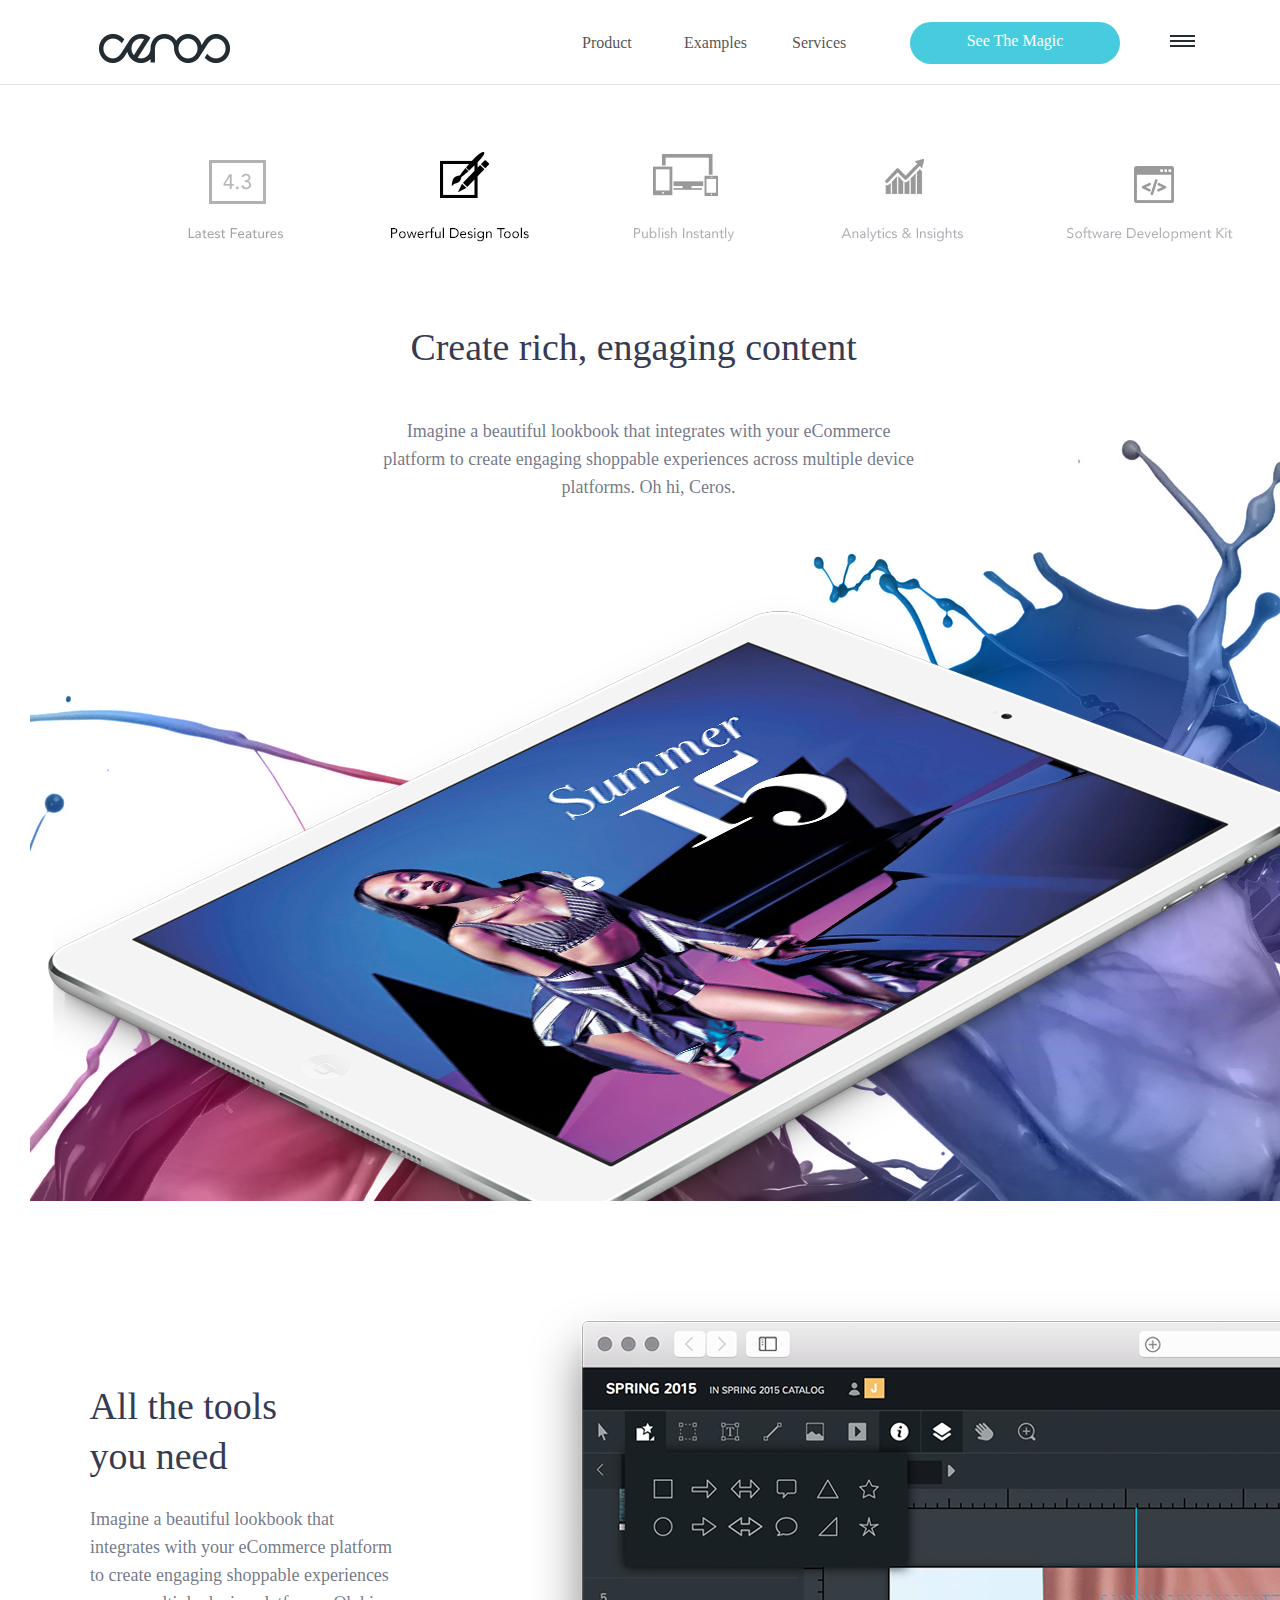
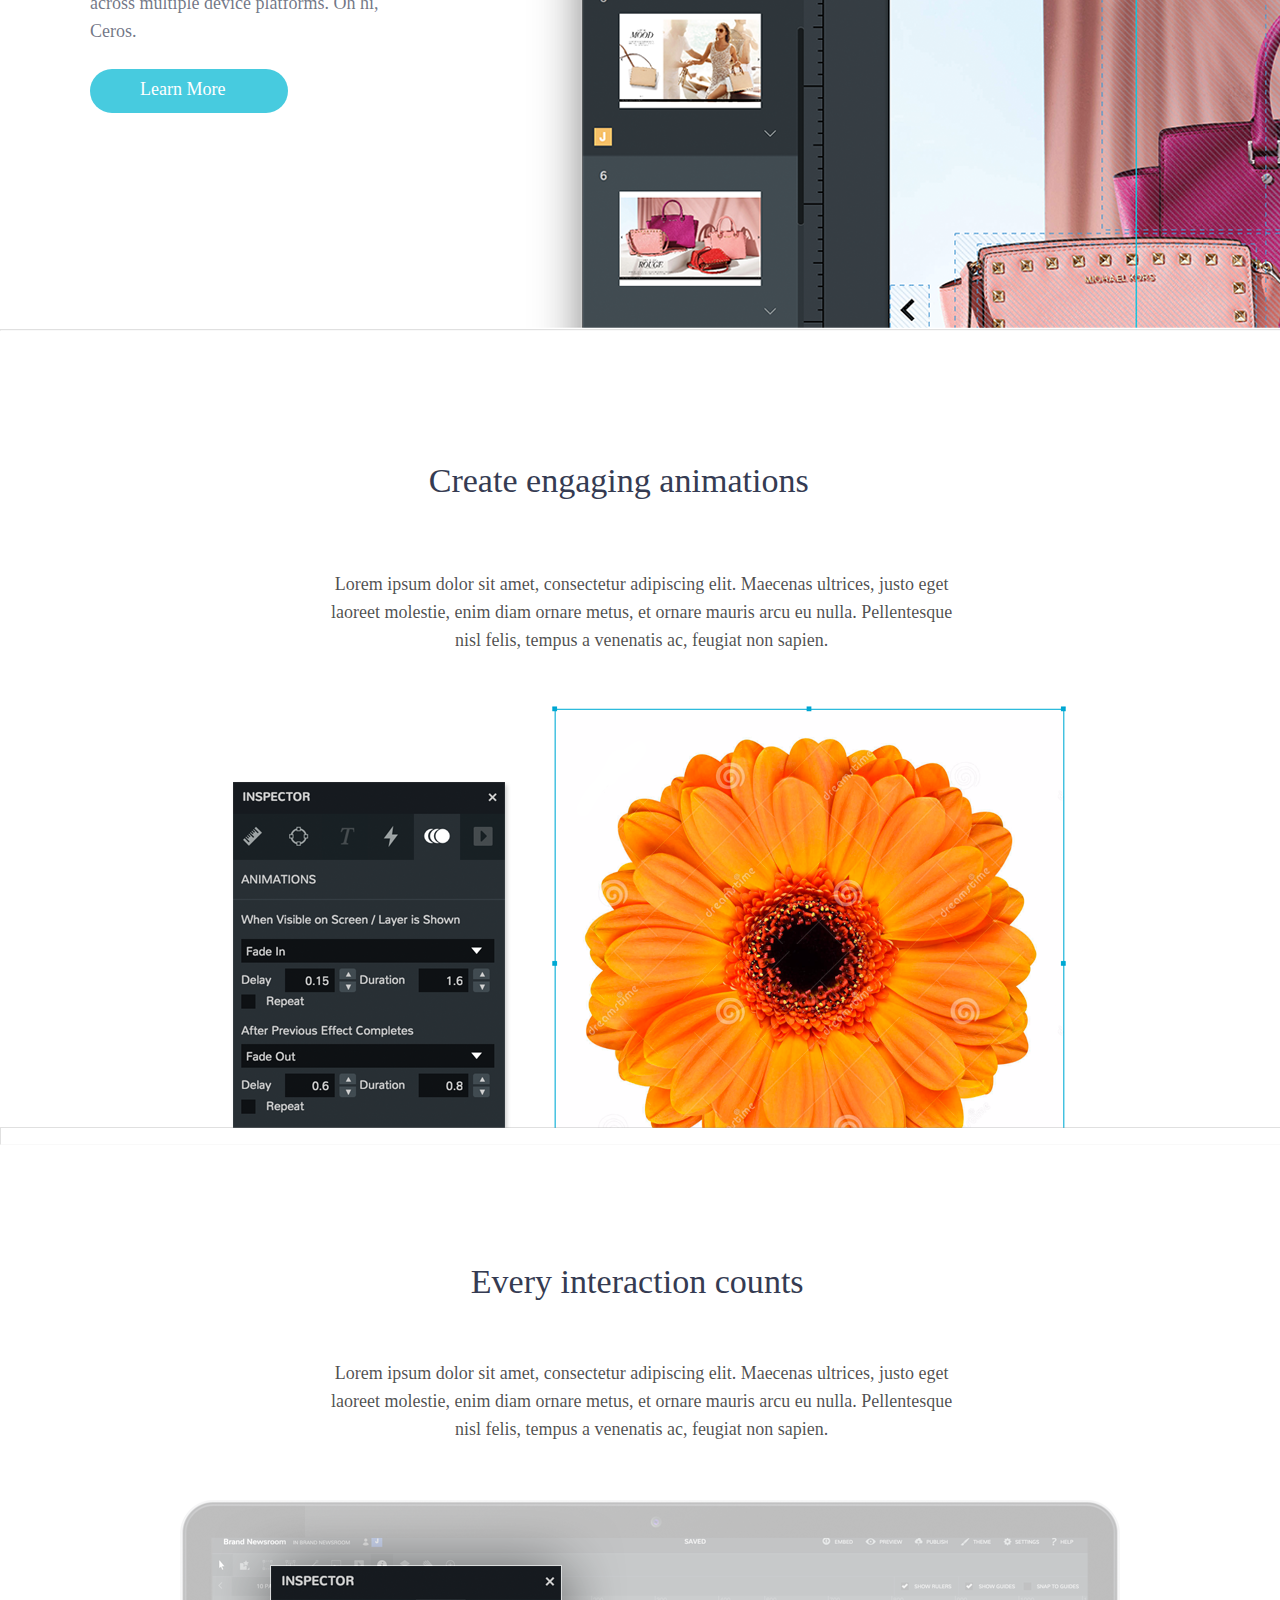
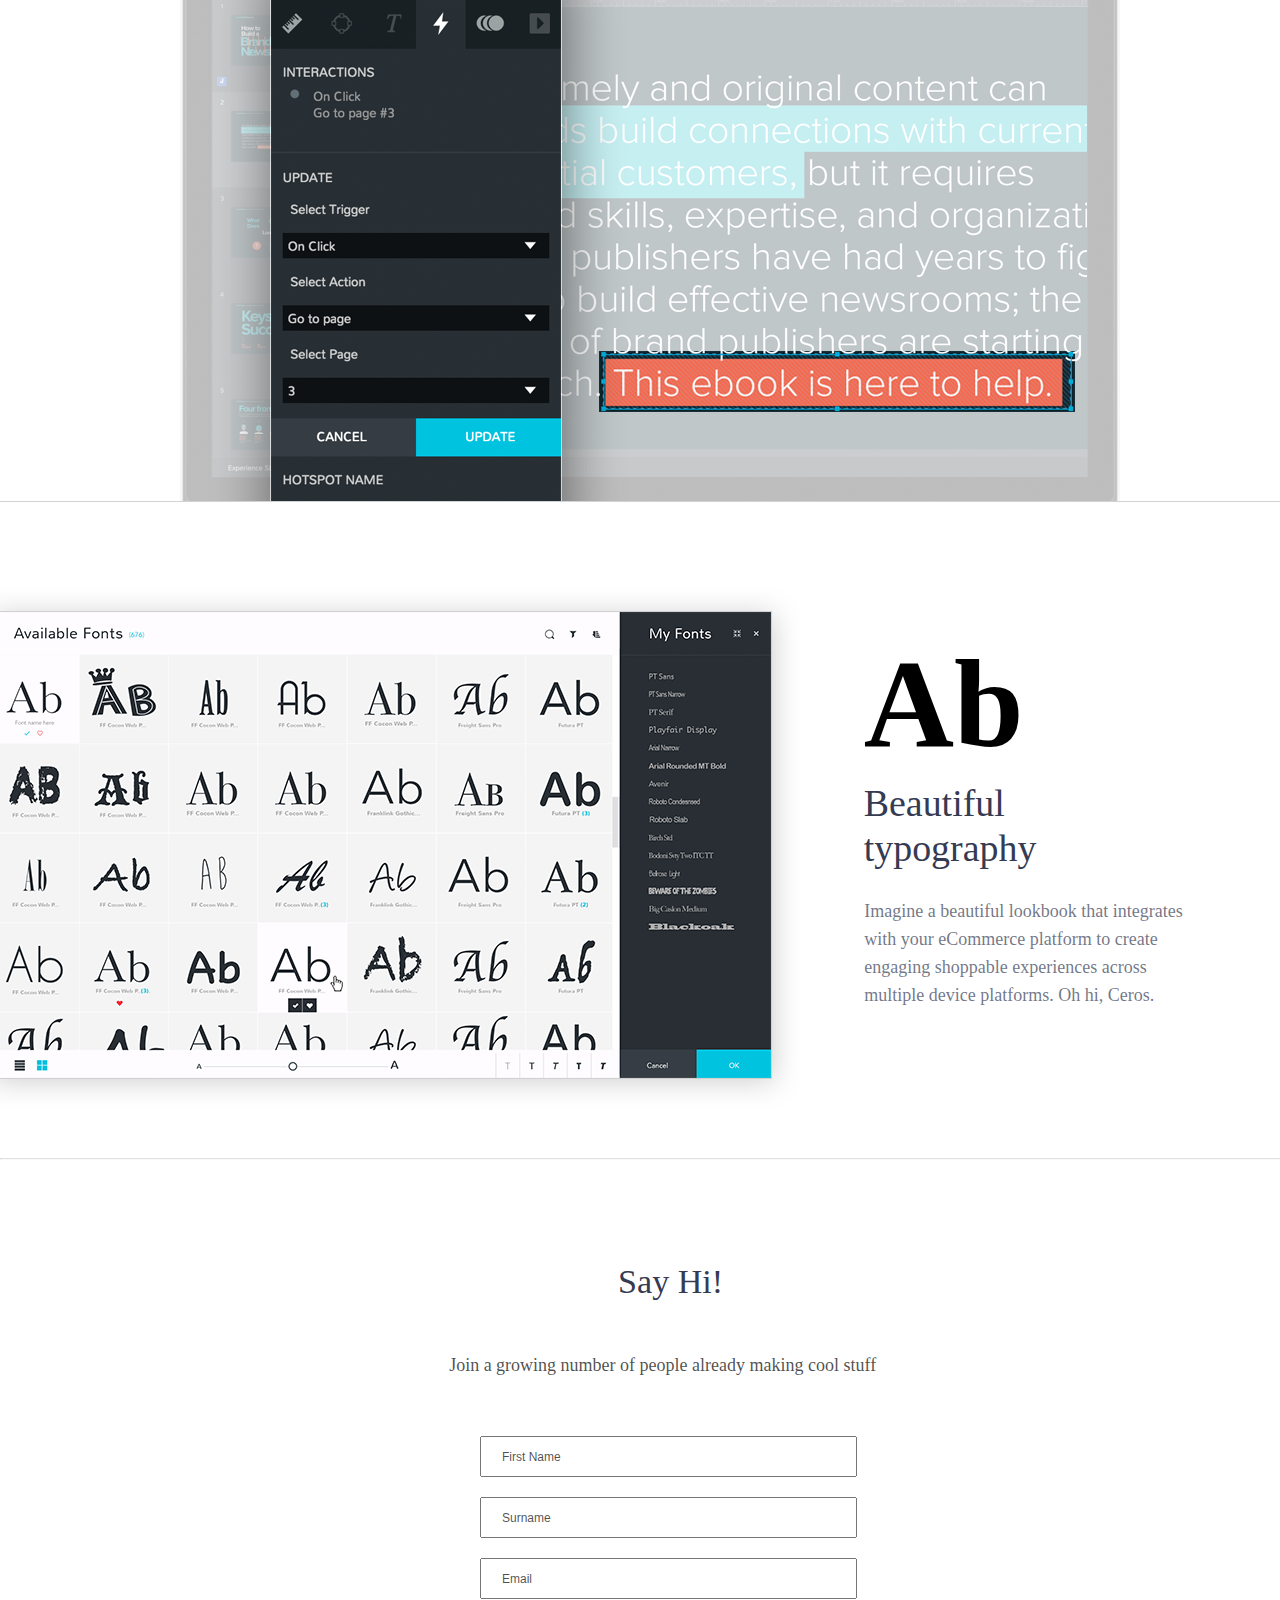
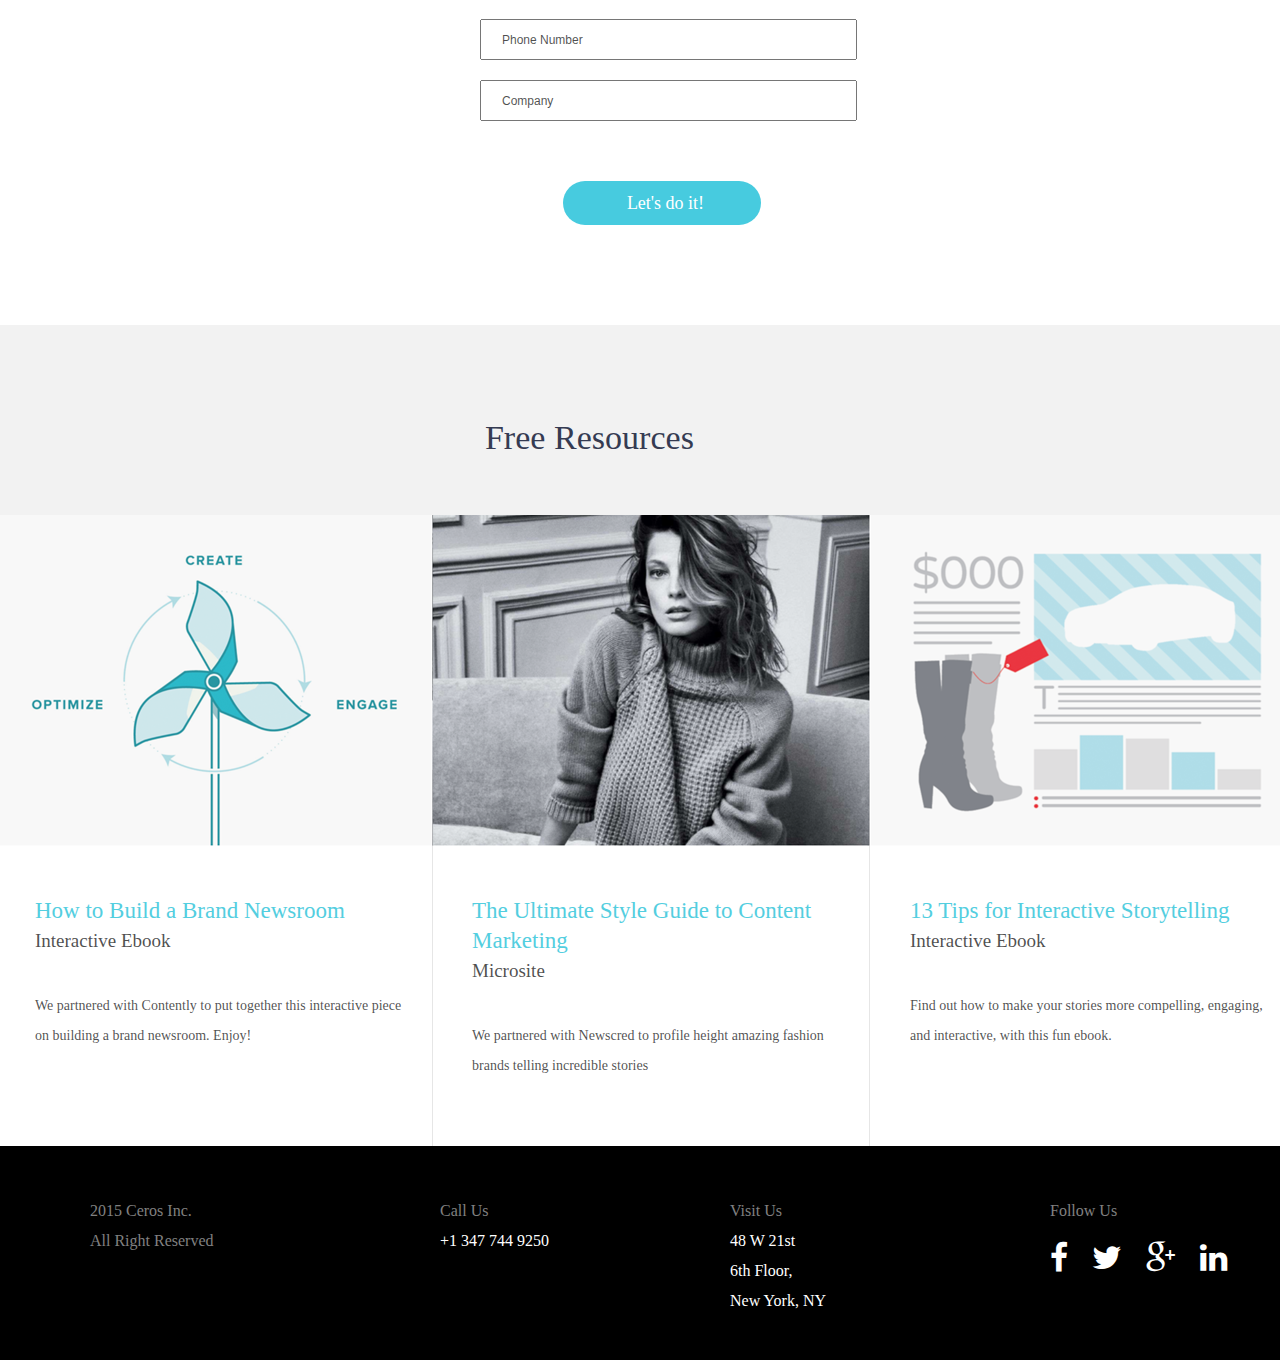
<file: index.html>
<html>
<head>
	<title>Ceros</title>
	<link rel="stylesheet" type="text/css" href="stylesheets/reset.css">
	<link rel="stylesheet" type="text/css" href="stylesheets/style.css">
	<link rel="stylesheet" href="font-awesome/font-awesome-4.3.0/css/font-awesome.min.css">

</head>
<body>
	<nav>
		<div class="nav-overlay">
		</div>
		<img class="ceros-logo" src="images/ceros-logo.png">
		<a class="product-link text-link-style" href="#">Product</a>
		<a class="examples-link text-link-style" href="#">Examples</a>
		<a class="services-link text-link-style" href="#">Services</a>
		<div class="see-the-magic-button">
			<p>See The Magic</p>
		</div>
		<img class="hamburger-nav" src="images/hamburger-nav_03.png">
		<hr class="nav-hr">
	</nav>
	<div class="home">
		<div class="features-buttons">
			<img class="latest-features-button" src="images/latest-features.png">
			<img class="powerful-design-tools-button" src="images/powerful-design-tools.jpg">
			<img class="publish-instantly-button" src="images/publish-instantly.jpg">
			<img class="analytics-button" src="images/analytics.jpg">
			<img class="sdk-button" src="images/sdk.jpg">
		</div>
		<div class="header-section">
			<h1 class="create-rich-header">Create rich, engaging content</h1>
			<p class="create-rich-content">Imagine a beautiful lookbook that integrates with your eCommerce platform to create engaging shoppable experiences across multiple device platforms. Oh hi, Ceros.</p>
			<div class="splash-background">
			</div>
		</div>
	</div>
	
	<div class="all-the-tools">
		<h3 class="header">All the tools you need</h3>
		<p>Imagine a beautiful lookbook that integrates with your eCommerce platform to create engaging shoppable experiences across multiple device platforms. Oh hi, Ceros.</p>
		<div class="learn-more-button">
			<p>Learn More</p>
		</div>
		<div class="purse">
		</div>
	</div>

	<hr class="first">

	<div class="create-engaging">
		<h3>Create engaging animations</h3>
		<p>Lorem ipsum dolor sit amet, consectetur adipiscing elit. Maecenas ultrices, justo eget laoreet molestie, enim diam ornare metus, et ornare mauris arcu eu nulla. Pellentesque nisl felis, tempus a venenatis ac, feugiat non sapien.</p>
		<div class="inspector-flower">
		</div>
	</div>	

	<hr class="second">

	<div class="every-interaction">
		<h3>Every interaction counts</h3>
		<p>Lorem ipsum dolor sit amet, consectetur adipiscing elit. Maecenas ultrices, justo eget laoreet molestie, enim diam ornare metus, et ornare mauris arcu eu nulla. Pellentesque nisl felis, tempus a venenatis ac, feugiat non sapien.</p>
		<div class="laptop">
		</div>
		<div class="typography">
			<div class="typo-image">
			</div>
			<h2>Ab</h2>
			<h3>Beautiful typography</h3>
			<p>Imagine a beautiful lookbook that integrates with your eCommerce platform to create engaging shoppable experiences across multiple device platforms. Oh hi, Ceros.</p>
		</div>
	</div>	
<hr class="last">
	<div class="say-hi">
		<h3>Say Hi!</h3>
		<p>Join a growing number of people already making cool stuff</p>
		<form method="#" action="/#">
			<input type="text" name="f-name" placeholder="First Name">
			<input type="text" name="surname" placeholder="Surname">
			<input type="text" name="email" placeholder="Email">
			<input type="text" name="phone" placeholder="Phone Number">
			<input type="text" name="company" placeholder="Company">
			<div class="lets-do-it-button">
				<p>Let's do it!</p>
			</div>
		</form>
	</div>

	<div class="free-resources">
			<div class="free-resources-background">
			</div>
			<h3>Free Resources</h3>
			<div id="three-images">
			</div>
			<div id="three-column-wrapper">
			    <div id="first">
			    	<p>How to Build a Brand Newsroom
			    		<br><span class="sub-head">Interactive Ebook</span>
			    		<br><span class="footer-content">We partnered with Contently to put together this interactive piece on building a brand newsroom. Enjoy!</span>
			    	</p>
			    	<div class="border-1"></div>
			    </div>
			    <div id="second">
			    	<p>The Ultimate Style Guide to Content Marketing
			    		<br><span class="sub-head">Microsite</span>
			    		<br><span class="footer-content">We partnered with Newscred to profile height amazing fashion brands telling incredible stories</span>
			    	</p>
			    	<div class="border-2"></div>
			    </div>
			    <div id="third">
			    	<p>13 Tips for Interactive Storytelling
			    		<br><span class="sub-head">Interactive Ebook</span>
			    		<br><span class="footer-content">Find out how to make your stories more compelling, engaging, and interactive, with this fun ebook.</span>
			    	</p>
			    </div>
			</div>
	</div>

		<footer>
			<div class="footer-column">
				<p class="ceros-copy">2015 Ceros Inc.<br>
					All Right Reserved</p>
			</div>
			<div id="contact-column" class="footer-column">
				<p>Call Us<br>
					<span class="number">+1 347 744 9250</span></p>
			</div>
			<div class="footer-column">
				<p>Visit Us<br>
					<span class="address">48 W 21st<br>
					6th Floor, 
					<br>New York, NY</span>
				</p>
			</div>
			<div class="footer-column">
				<p>Follow Us<br>
					<span id="social" class="sprites"><i class="fa fa-facebook"></i><i class="fa fa-twitter"></i><i class="fa fa-google-plus"></i><i class="fa fa-linkedin"></i></span>
				</p>
			</div>
		</footer>

</body>
</html>
</file>
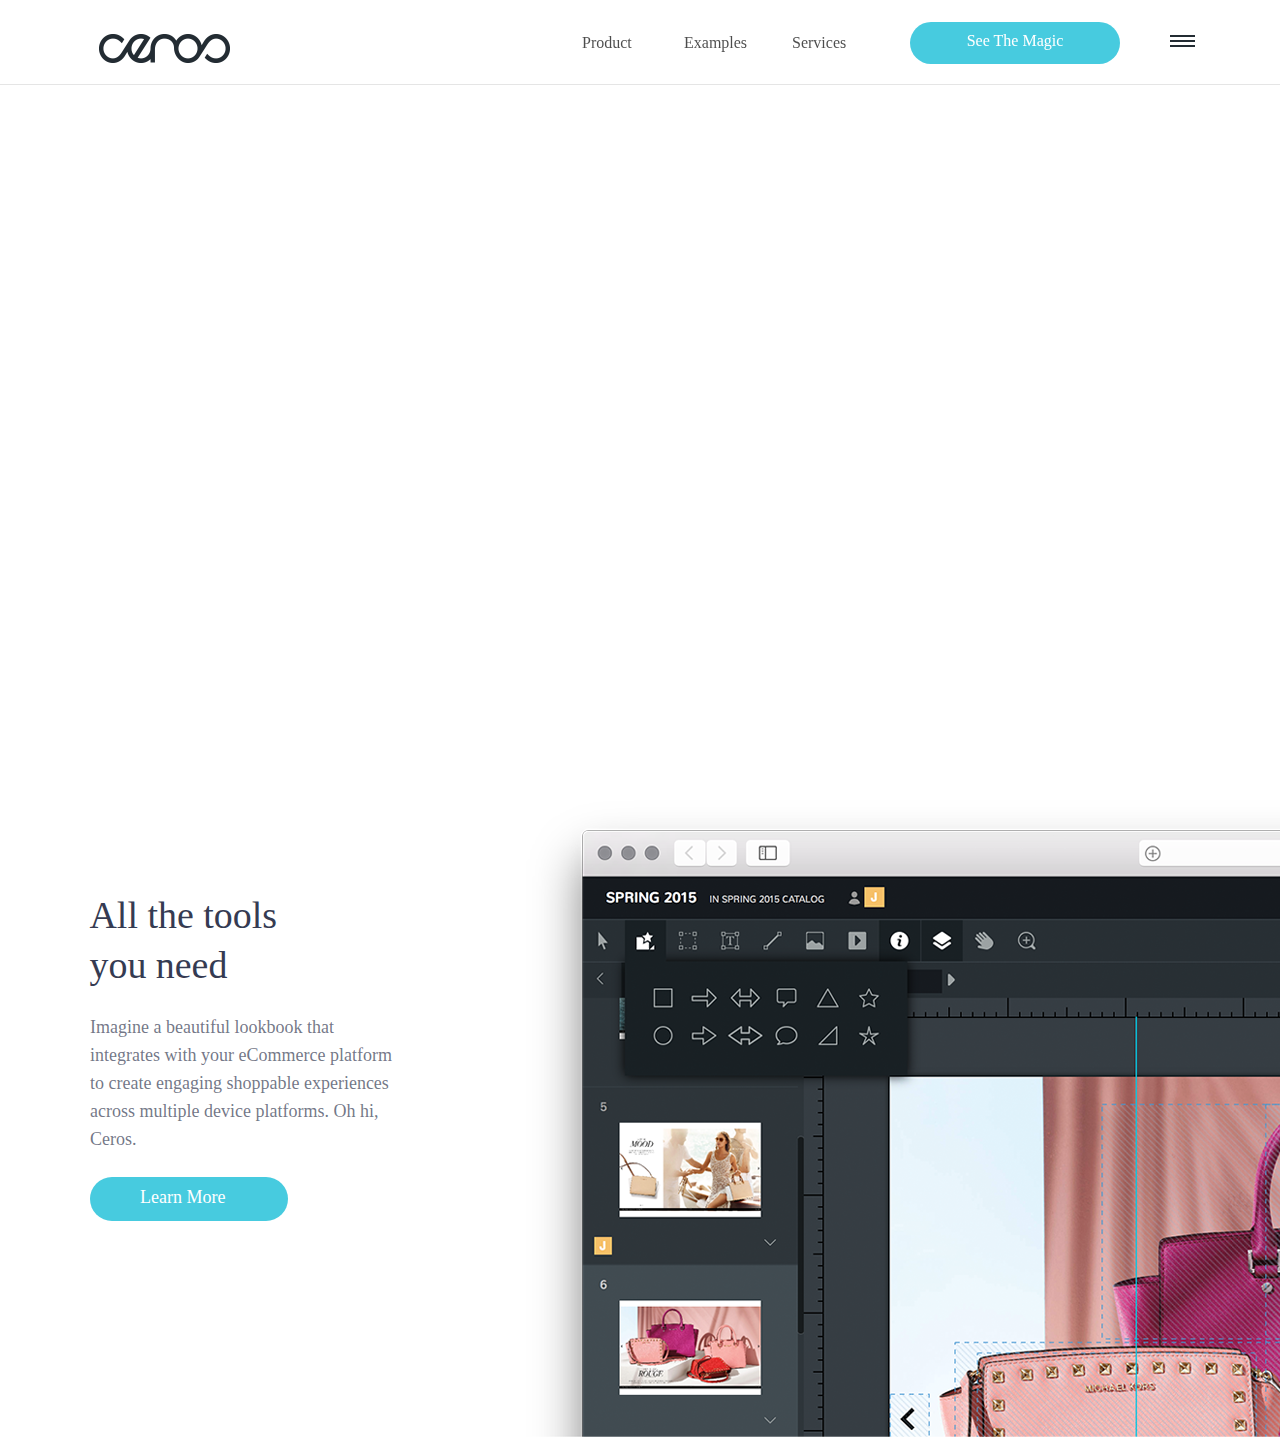
<file: all-the-tools.html>
<html>
<head>
	<title>Ceros</title>
	<link rel="stylesheet" type="text/css" href="stylesheets/reset.css">
	<link rel="stylesheet" type="text/css" href="stylesheets/style.css">
</head>
<body>
	<nav>
		<img class="ceros-logo" src="images/ceros-logo.png">
		<a class="product-link text-link-style" href="#">Product</a>
		<a class="examples-link text-link-style" href="#">Examples</a>
		<a class="services-link text-link-style" href="#">Services</a>
		<div class="see-the-magic-button">
			<p>See The Magic</p>
		</div>
		<img class="hamburger-nav" src="images/hamburger-nav_03.png">
		<hr class="nav-hr">
	</nav>
	<div class="all-the-tools">
		<h3 class="header">All the tools you need</h3>
		<p>Imagine a beautiful lookbook that integrates with your eCommerce platform to create engaging shoppable experiences across multiple device platforms. Oh hi, Ceros.</p>
		<div class="learn-more-button">
			<p>Learn More</p>
		</div>
		<div class="purse">
		</div>
	</div>
	
</body>
</html>
</file>
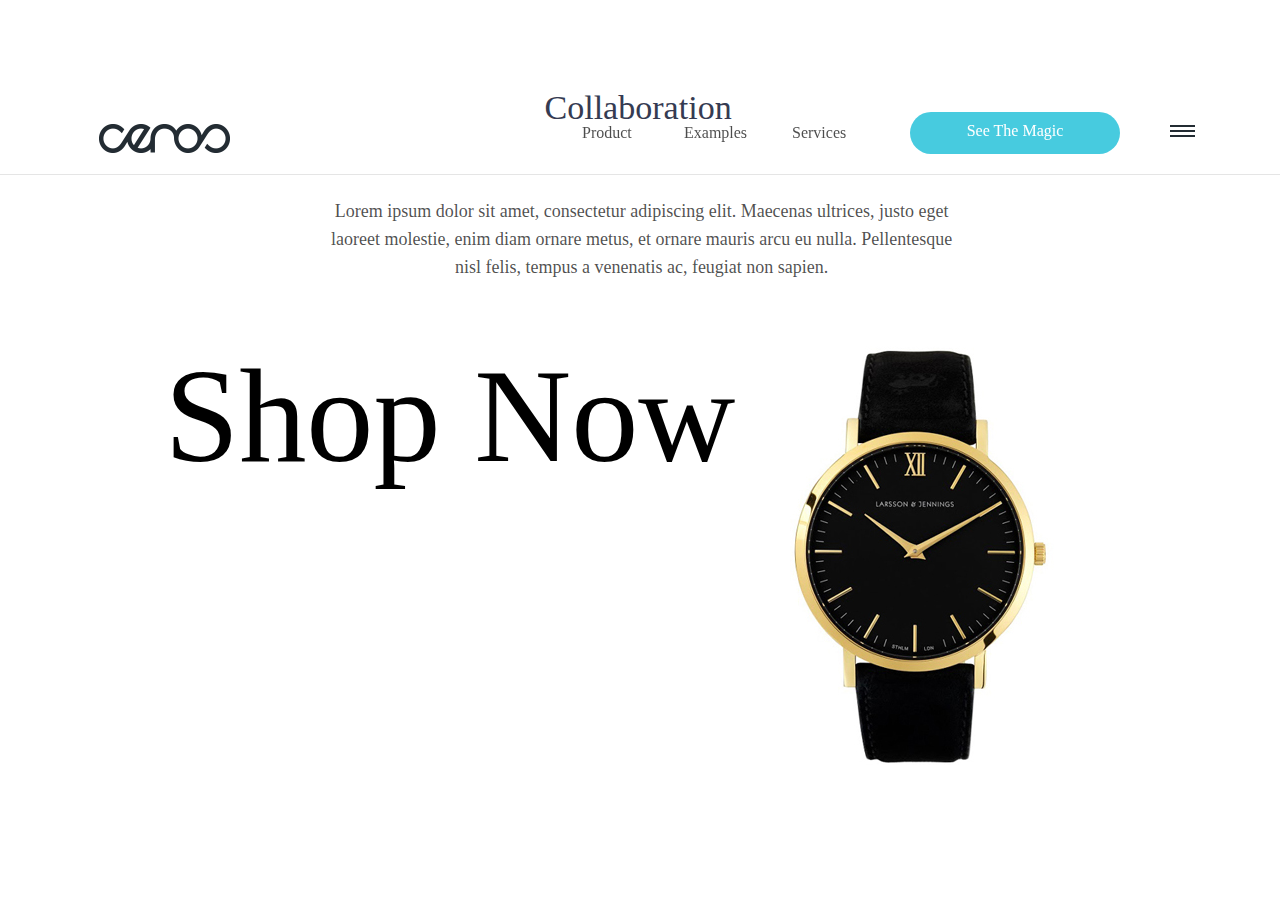
<file: collaboration.html>
<html>
<head>
	<title>Create Engaging</title>
	<link rel="stylesheet" type="text/css" href="stylesheets/reset.css">
	<link rel="stylesheet" type="text/css" href="stylesheets/style.css">
</head>
<body>
	<nav>
		<img class="ceros-logo" src="images/ceros-logo.png">
		<a class="product-link text-link-style" href="#">Product</a>
		<a class="examples-link text-link-style" href="#">Examples</a>
		<a class="services-link text-link-style" href="#">Services</a>
		<div class="see-the-magic-button">
			<p>See The Magic</p>
		</div>
		<img class="hamburger-nav" src="images/hamburger-nav_03.png">
		<hr class="nav-hr">
	</nav>
	<div class="collaboration">
		<h3>Collaboration</h3>
		<p>Lorem ipsum dolor sit amet, consectetur adipiscing elit. Maecenas ultrices, justo eget laoreet molestie, enim diam ornare metus, et ornare mauris arcu eu nulla. Pellentesque nisl felis, tempus a venenatis ac, feugiat non sapien.</p>
		<h4>Shop Now</h4>
		<div class="watch">
		</div>
	</div>
</body>
</html>
</file>
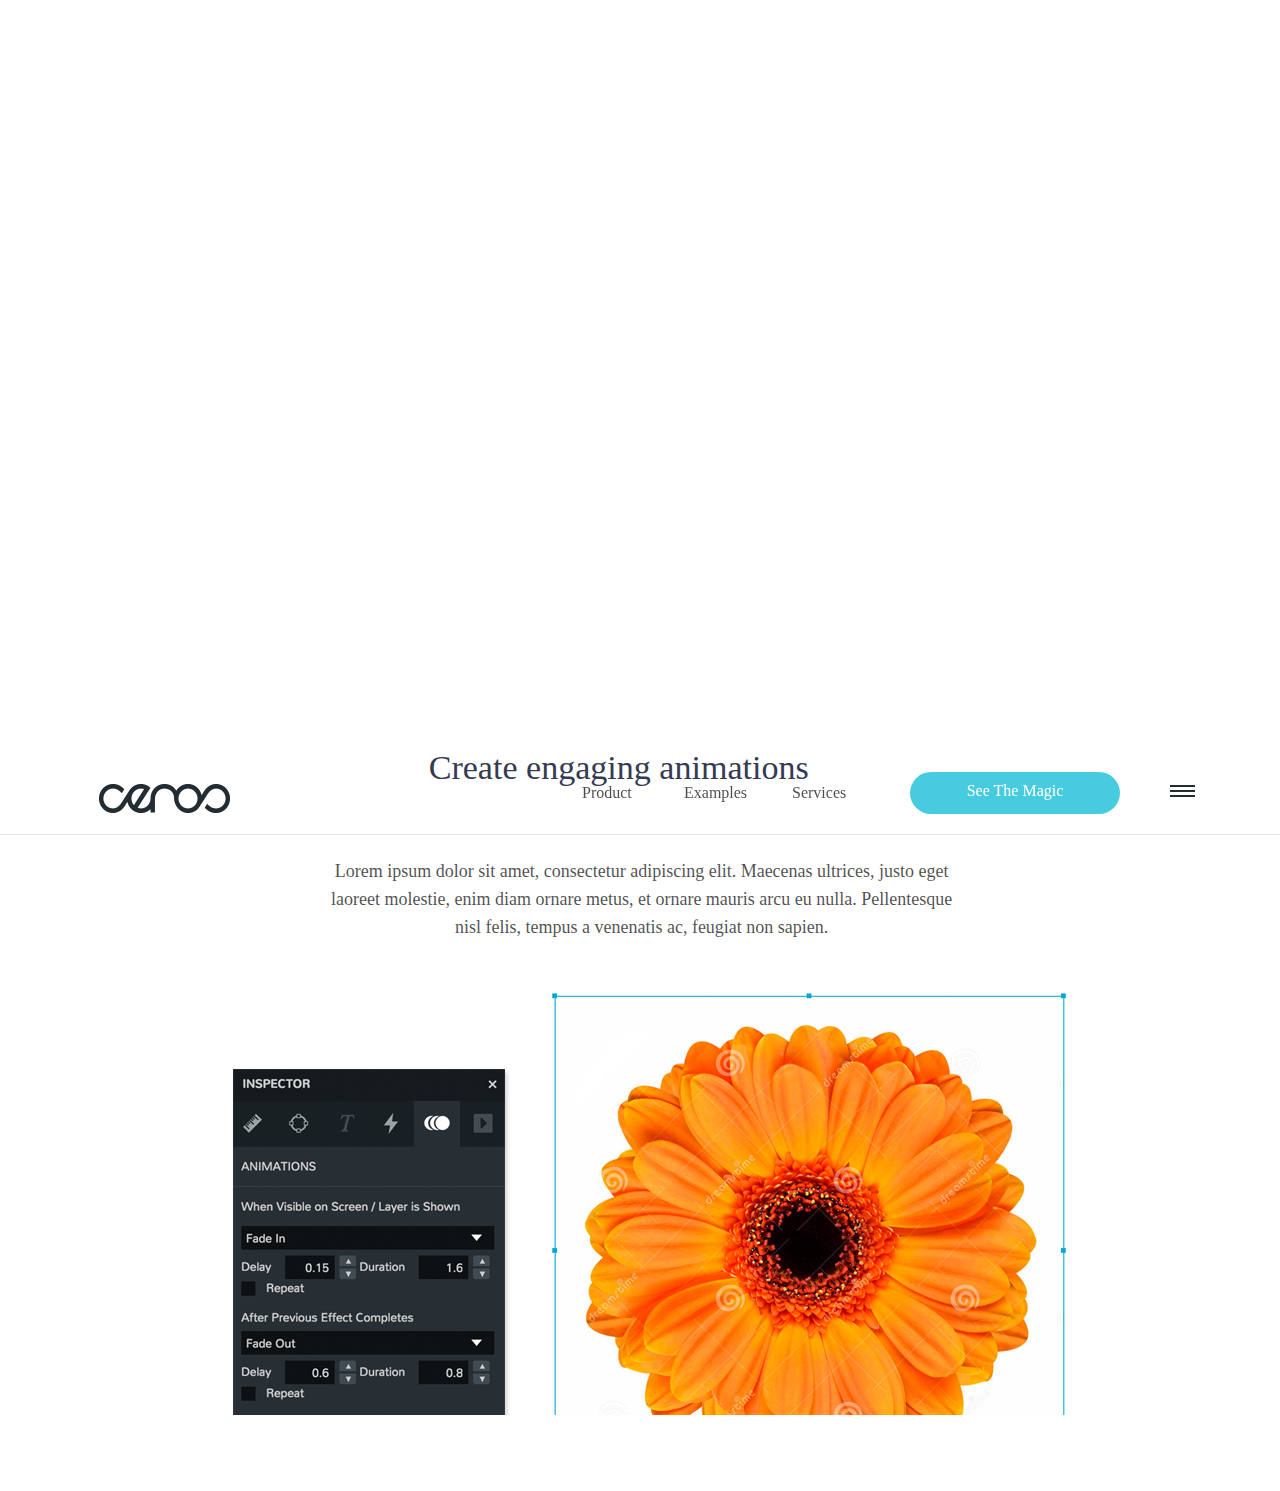
<file: create-engaging.html>
<html>
<head>
	<title>Create Engaging</title>
	<link rel="stylesheet" type="text/css" href="stylesheets/reset.css">
	<link rel="stylesheet" type="text/css" href="stylesheets/style.css">
</head>
<body>
	<nav>
		<img class="ceros-logo" src="images/ceros-logo.png">
		<a class="product-link text-link-style" href="#">Product</a>
		<a class="examples-link text-link-style" href="#">Examples</a>
		<a class="services-link text-link-style" href="#">Services</a>
		<div class="see-the-magic-button">
			<p>See The Magic</p>
		</div>
		<img class="hamburger-nav" src="images/hamburger-nav_03.png">
		<hr class="nav-hr">
	</nav>
	<div class="create-engaging">
		<h3>Create engaging animations</h3>
		<p>Lorem ipsum dolor sit amet, consectetur adipiscing elit. Maecenas ultrices, justo eget laoreet molestie, enim diam ornare metus, et ornare mauris arcu eu nulla. Pellentesque nisl felis, tempus a venenatis ac, feugiat non sapien.</p>
		<div class="inspector-flower">
		</div>
	</div>
</body>
</html>
</file>
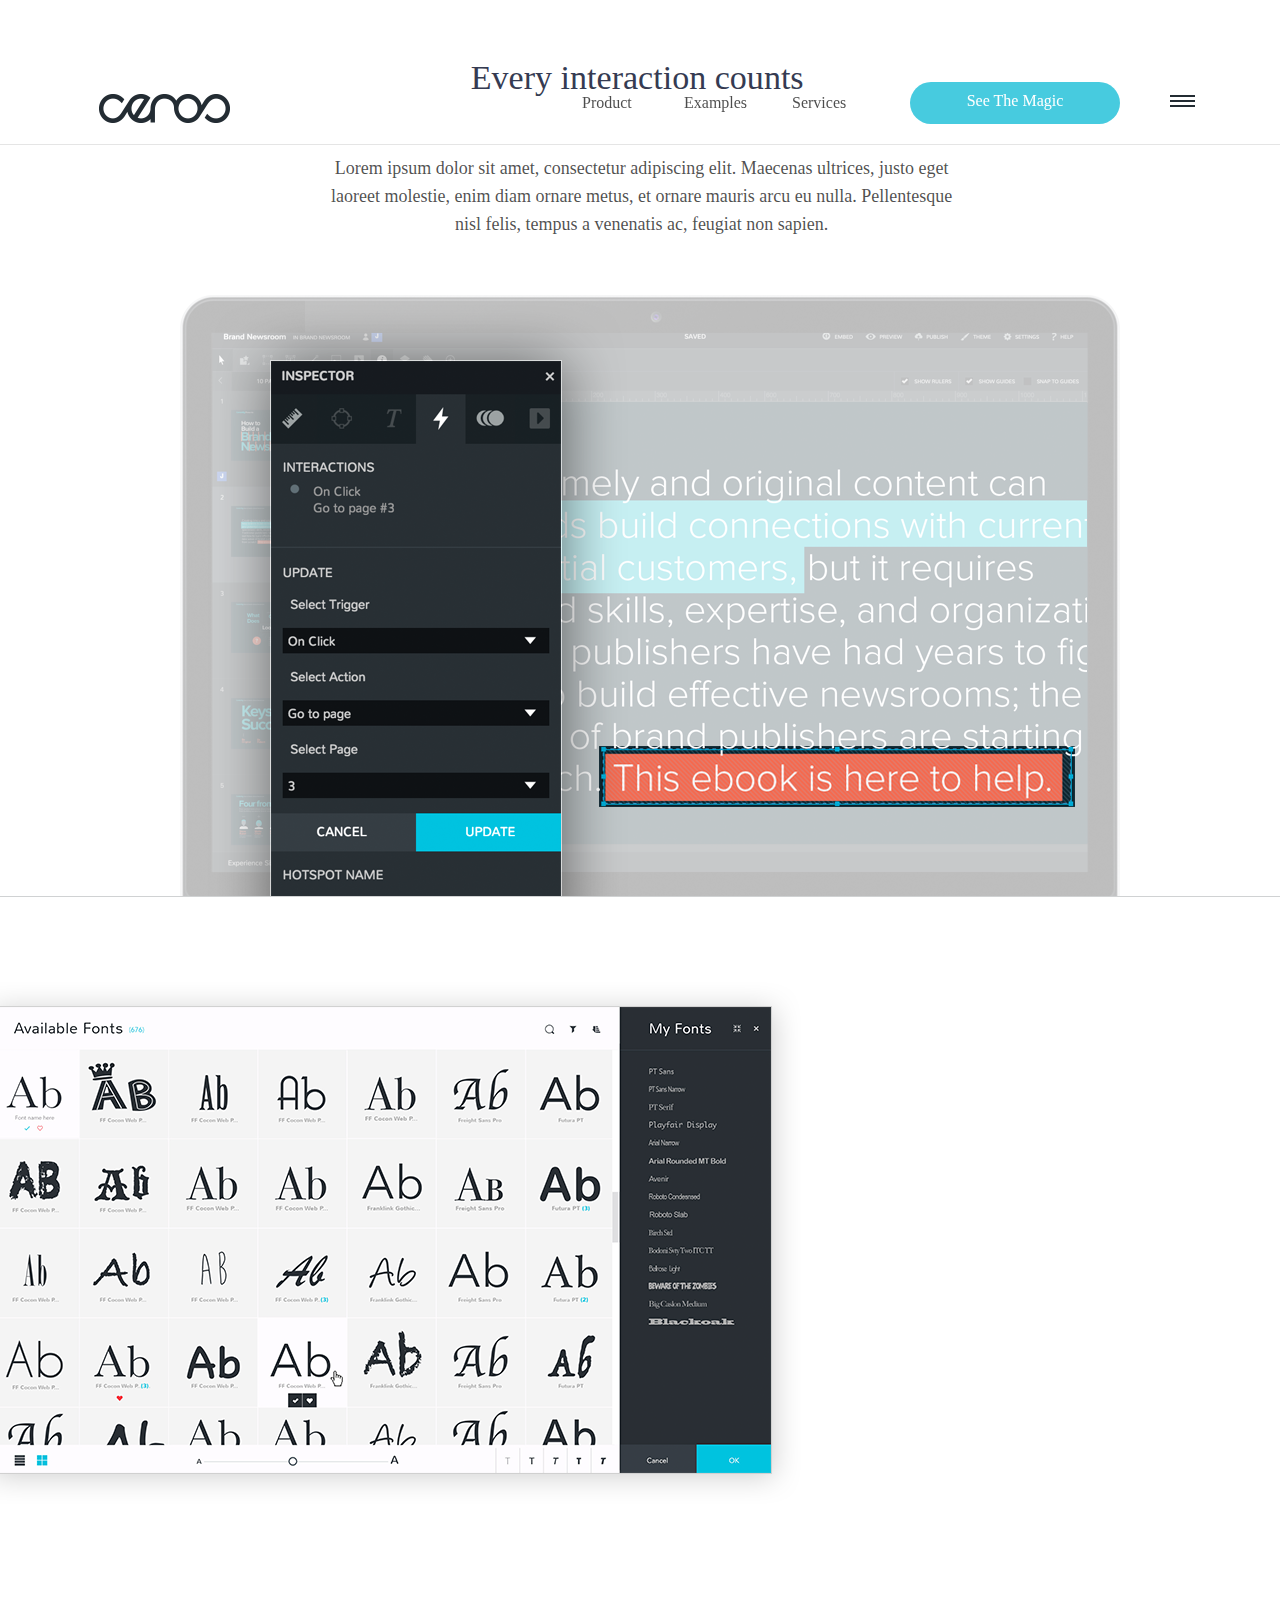
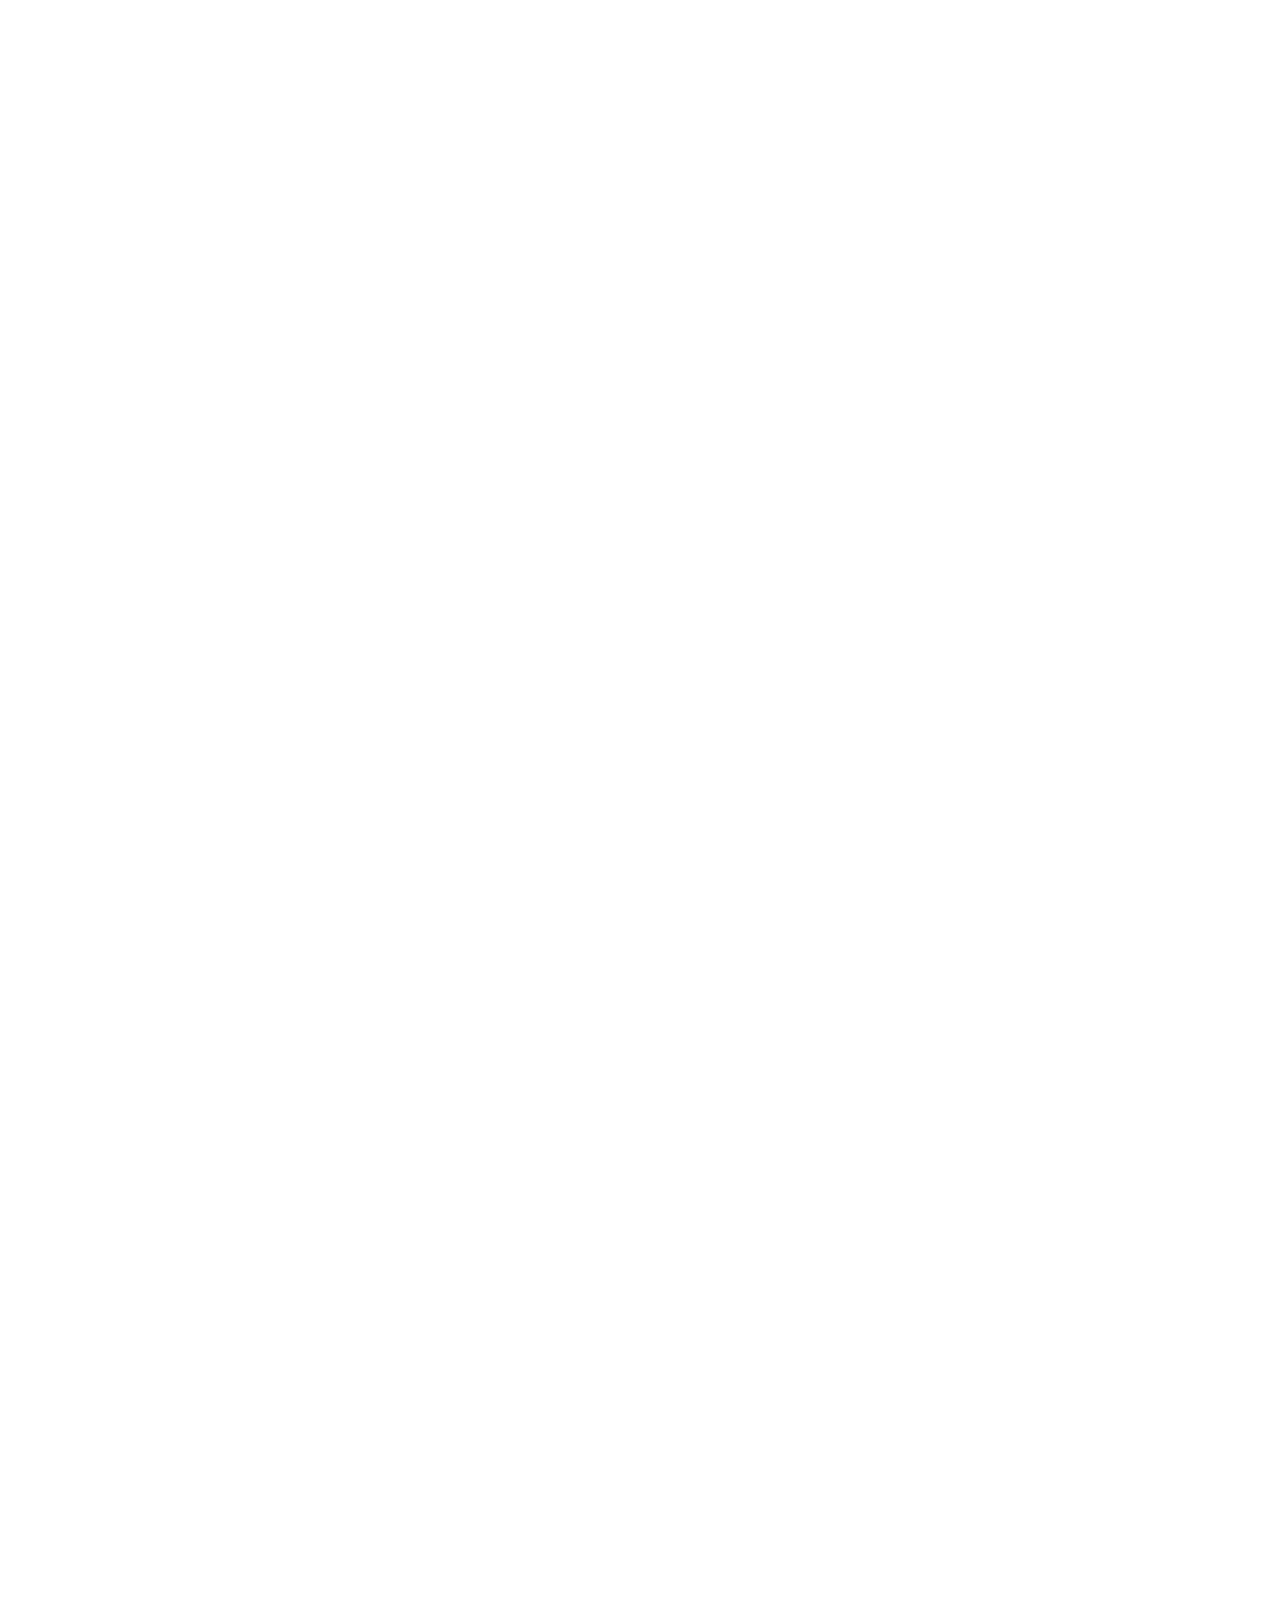
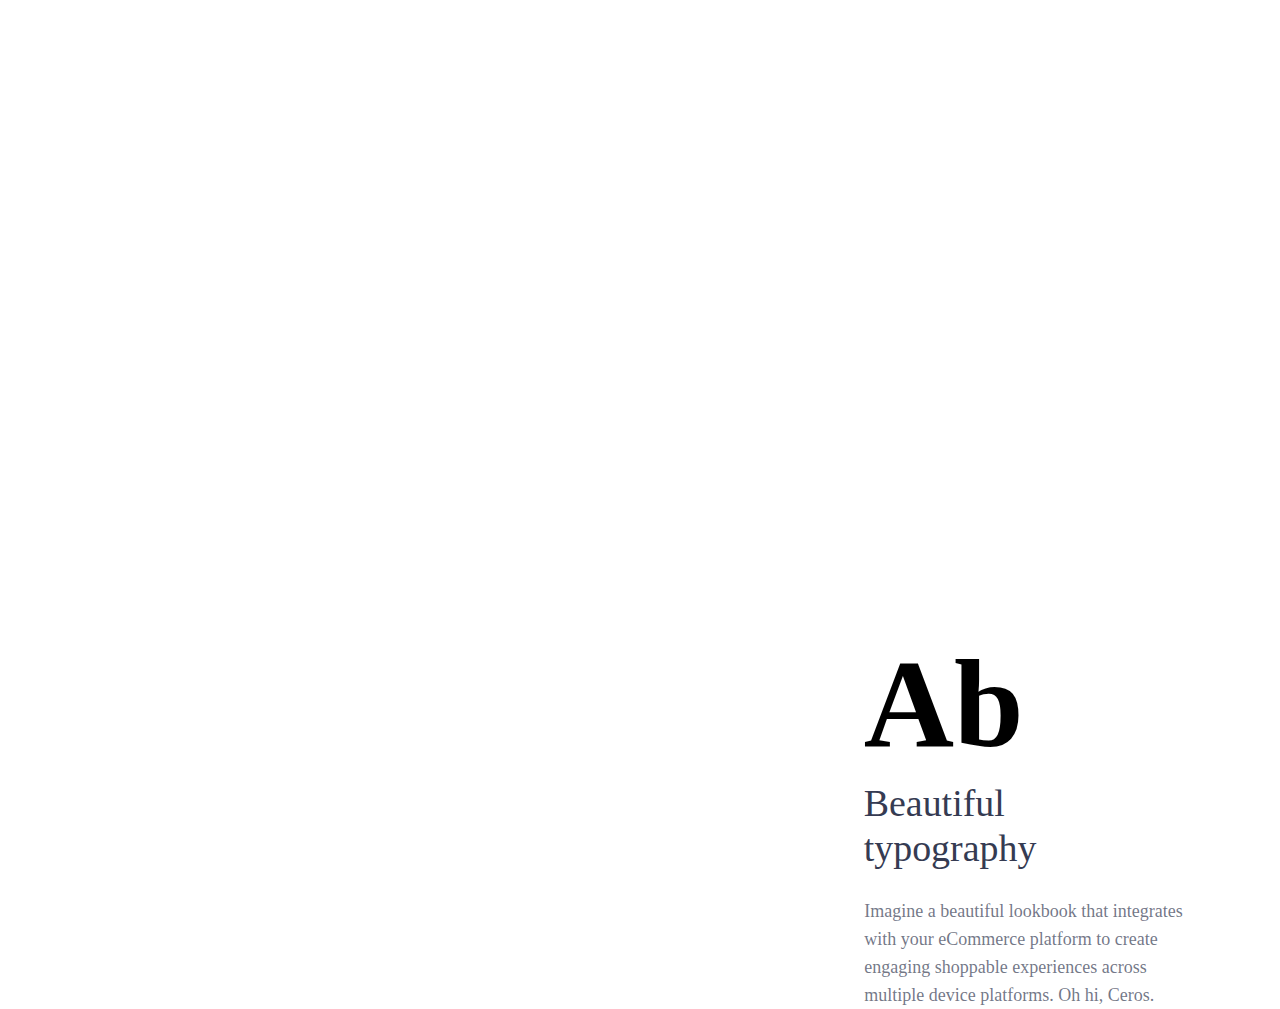
<file: every-interaction.html>
<html>
<head>
	<title>Every interaction</title>
	<link rel="stylesheet" type="text/css" href="stylesheets/reset.css">
	<link rel="stylesheet" type="text/css" href="stylesheets/style.css">
</head>
<body>
	<nav>
		<img class="ceros-logo" src="images/ceros-logo.png">
		<a class="product-link text-link-style" href="#">Product</a>
		<a class="examples-link text-link-style" href="#">Examples</a>
		<a class="services-link text-link-style" href="#">Services</a>
		<div class="see-the-magic-button">
			<p>See The Magic</p>
		</div>
		<img class="hamburger-nav" src="images/hamburger-nav_03.png">
		<hr class="nav-hr">
	</nav>
	<div class="every-interaction">
		<h3>Every interaction counts</h3>
		<p>Lorem ipsum dolor sit amet, consectetur adipiscing elit. Maecenas ultrices, justo eget laoreet molestie, enim diam ornare metus, et ornare mauris arcu eu nulla. Pellentesque nisl felis, tempus a venenatis ac, feugiat non sapien.</p>
		<div class="laptop">
		</div>
		<div class="typography">
			<div class="typo-image">
			</div>
			<h2>Ab</h2>
			<h3>Beautiful typography</h3>
			<p>Imagine a beautiful lookbook that integrates with your eCommerce platform to create engaging shoppable experiences across multiple device platforms. Oh hi, Ceros.</p>
		</div>
	</div>
</body>
</html>
</file>
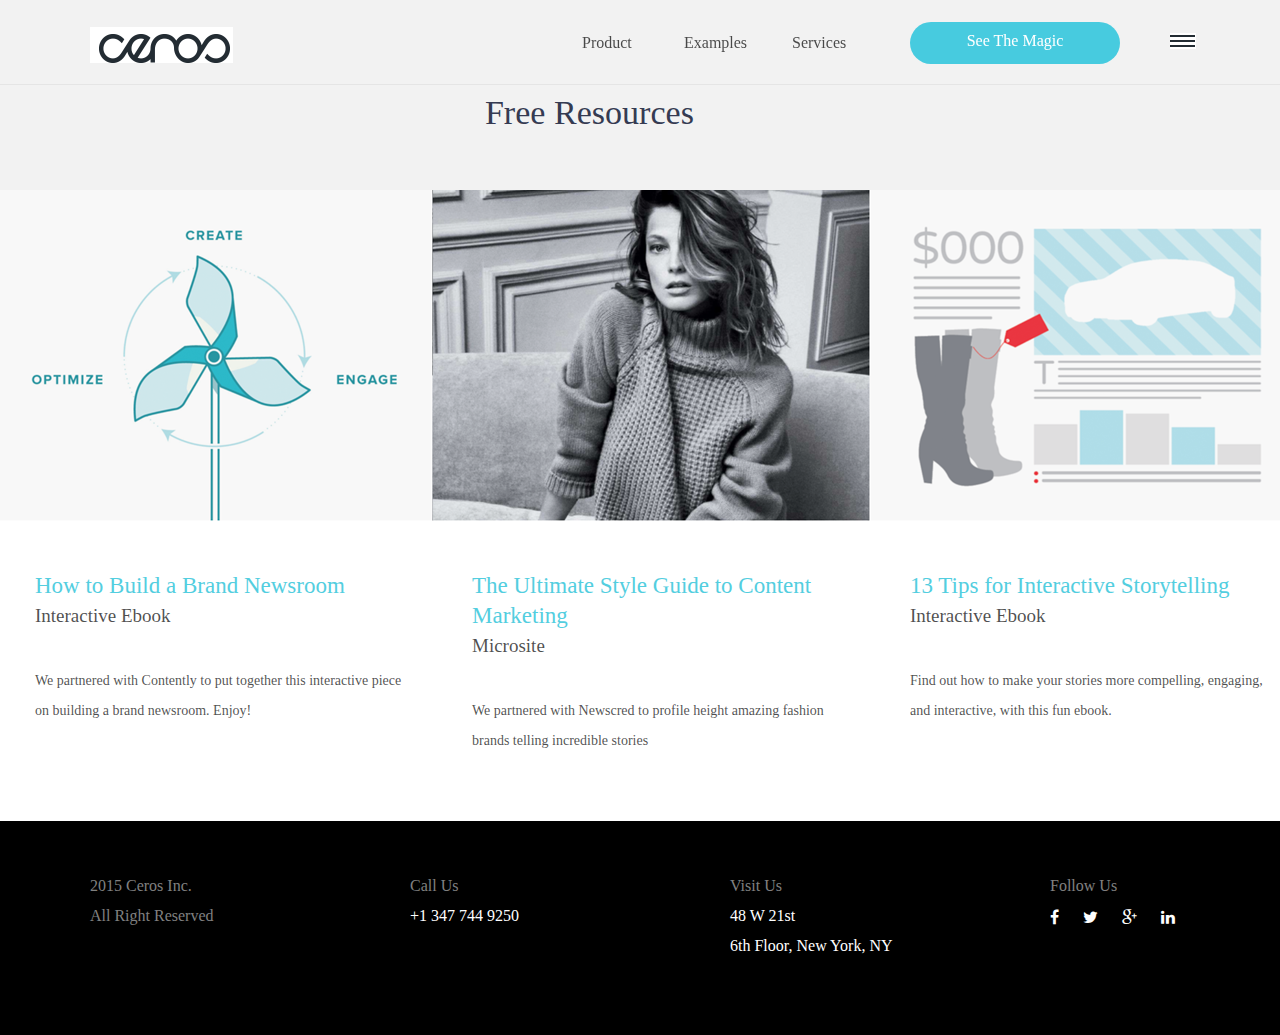
<file: free-resources.html>
<html>
<head>
	<title>free-resources</title>
	<link rel="stylesheet" type="text/css" href="stylesheets/reset.css">
	<link rel="stylesheet" type="text/css" href="stylesheets/style.css">
	<link rel="stylesheet" href="font-awesome/font-awesome-4.3.0/css/font-awesome.min.css">
</head>
<body>
	<nav>
		<img class="ceros-logo" src="images/ceros-logo.png">
		<a class="product-link text-link-style" href="#">Product</a>
		<a class="examples-link text-link-style" href="#">Examples</a>
		<a class="services-link text-link-style" href="#">Services</a>
		<div class="see-the-magic-button">
			<p>See The Magic</p>
		</div>
		<img class="hamburger-nav" src="images/hamburger-nav_03.png">
		<hr class="nav-hr">
	</nav>
	<div class="free-resources">
		<div class="free-resources-background">
		</div>
		<h3>Free Resources</h3>
		<div id="three-images">
		</div>
		<div id="three-column-wrapper">
		    <div id="first">
		    	<p>How to Build a Brand Newsroom
		    		<br><span class="sub-head">Interactive Ebook</span>
		    		<br><span class="footer-content">We partnered with Contently to put together this interactive piece on building a brand newsroom. Enjoy!</span>
		    	</p>
		    </div>
		    <div id="second">
		    	<p>The Ultimate Style Guide to Content Marketing
		    		<br><span class="sub-head">Microsite</span>
		    		<br><span class="footer-content">We partnered with Newscred to profile height amazing fashion brands telling incredible stories</span>
		    	</p>
		    </div>
		    <div id="third">
		    	<p>13 Tips for Interactive Storytelling
		    		<br><span class="sub-head">Interactive Ebook</span>
		    		<br><span class="footer-content">Find out how to make your stories more compelling, engaging, and interactive, with this fun ebook.</span>
		    	</p>
		    </div>
		</div>
	</div>
	<footer>
		<div class="footer-column">
			<p class="ceros-copy">2015 Ceros Inc.<br>
				All Right Reserved</p>
		</div>
		<div class="footer-column">
			<p>Call Us<br>
				<span class="number">+1 347 744 9250</span></p>
		</div>
		<div class="footer-column">
			<p>Visit Us<br>
				<span class="address">48 W 21st<br>
				6th Floor, 
				New York, NY</span>
			</p>
		</div>
		<div class="footer-column">
			<p>Follow Us<br>
				<span class="sprites"><i class="fa fa-facebook"></i><i class="fa fa-twitter"></i><i class="fa fa-google-plus"></i><i class="fa fa-linkedin"></i></span>
			</p>
		</div>
	</footer>
</body>
</html>
</file>
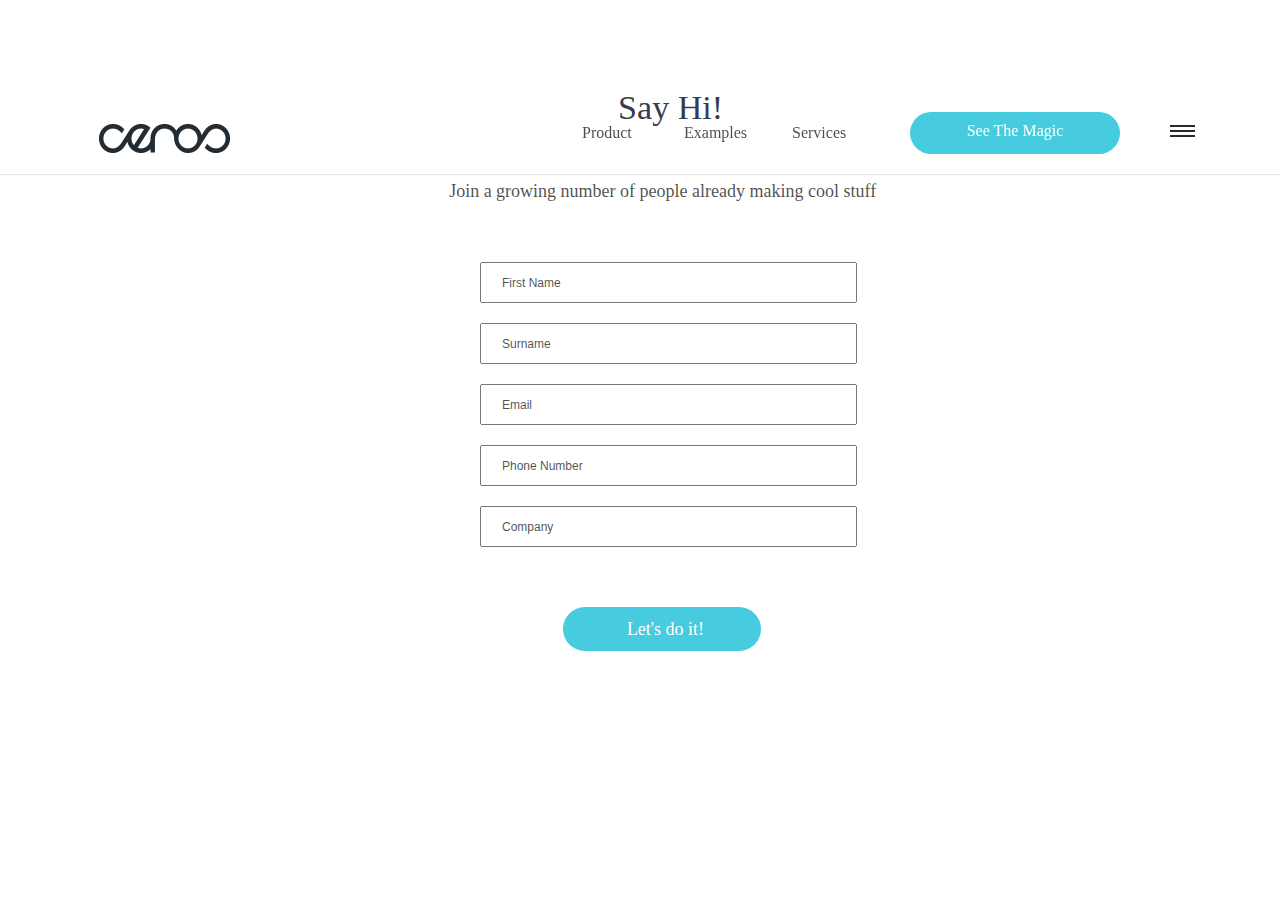
<file: say-hi.html>
<html>
<head>
	<title>Say Hi!</title>
	<link rel="stylesheet" type="text/css" href="stylesheets/reset.css">
	<link rel="stylesheet" type="text/css" href="stylesheets/style.css">
</head>
<body>
	<nav>
		<img class="ceros-logo" src="images/ceros-logo.png">
		<a class="product-link text-link-style" href="#">Product</a>
		<a class="examples-link text-link-style" href="#">Examples</a>
		<a class="services-link text-link-style" href="#">Services</a>
		<div class="see-the-magic-button">
			<p>See The Magic</p>
		</div>
		<img class="hamburger-nav" src="images/hamburger-nav_03.png">
		<hr class="nav-hr">
	</nav>
	<div class="say-hi">
		<h3>Say Hi!</h3>
		<p>Join a growing number of people already making cool stuff</p>
		<form method="#" action="/#">
			<input type="text" name="f-name" placeholder="First Name">
			<input type="text" name="surname" placeholder="Surname">
			<input type="text" name="email" placeholder="Email">
			<input type="text" name="phone" placeholder="Phone Number">
			<input type="text" name="company" placeholder="Company">
			<div class="lets-do-it-button">
				<p>Let's do it!</p>
			</div>
		</form>
	</div>
</file>
<file: stylesheets/style.css>
html {
	font-family: 'Avenir';
	font-weight: 200;
}

nav {
	width: 100%;
	height: 84px;
	z-index: 900;
	position: fixed;
}

.first {
	position: absolute;
 	color: gray;
 	opacity: .3;
	top: 1921px;
	width: 1323px;
}

.second {
	position: absolute;
	top: 2719px;
	color: gray;
	opacity: .3;
	height: 1em;
	z-index: 400;
	width: 1323px;
}

.last {
	top: 4350px;
	width: 1323px;
	position: absolute;
	color: gray;
	opacity: .3;
}

.nav-overlay {
	position: absolute;
	width: 100%;
	height: 100%;
	background-color: white;
	z-index: -40;
}

.home {
	position: relative;
}


.ceros-logo {
	margin-left: 90px;
	margin-top: 27px;
}

.text-link-style {
	text-decoration: none;
	color: rgba(115, 115, 115, 1);
}

.text-link-style:hover {
	opacity: .8;
}

.product-link {
  font-size: 16px;
  color: rgba(0, 0, 0, 0.702);
  line-height: 4.589;
  text-align: center;
  position: absolute;
  left: 582px;
  top: 5.788px;
  z-index: 93;
 }

.examples-link {
  font-size: 16px;
  font-family: "Avenir";
  color: rgba(0, 0, 0, 0.702);
  line-height: 4.589;
  text-align: center;
  position: absolute;
  left: 684px;
  top: 5.788px;
  z-index: 92;
}

.services-link {
  font-size: 16px;
  font-family: "Avenir";
  color: rgba(0, 0, 0, 0.702);
  line-height: 4.589;
  text-align: center;
  position: absolute;
  left: 792px;
  top: 5.788px;
  z-index: 91;
}

.see-the-magic-button {
	position: absolute;
	left: 910px;
	top: 22px;
	width: 210px;
	height: 42px;
	z-index: 86;
	background-color: rgba(71, 203, 223, 1);
	vertical-align: center;
	border-radius: 30px;
	color: white;
	margin-bottom: 25px;
}


.see-the-magic-button:hover {
	cursor: pointer;
	opacity: .9;
}

.see-the-magic-button p {
	padding-top: 10.5px;
	text-align: center;
}

.hamburger-nav {
	position: absolute;
	left: 1170px;
	top: 33px;
}

.hamburger-nav:hover {
	opacity: .8;
	cursor: pointer;
}

.nav-hr {
	position: relative;
	top: 13px;
	width: 100%;
	background-color: rgba(229, 229, 229, 1);
	border: none;
	height: 1px;
}

.features-buttons {
	height: 250px;
}

.features-buttons .latest-features-button {
	position: relative;
	left: 180px;
	top: 152px;
}

.features-buttons .powerful-design-tools-button {
	position: relative;
	left: 270px;
	top: 152px;
}

.features-buttons .publish-instantly-button {
	position: relative;
    left: 360px;
    top: 152px;
}

.features-buttons .analytics-button {
	position: relative;
	left: 450px;
	top: 152px;
}

.features-buttons .sdk-button {
	position: relative;
	left: 540px;
	top: 152px;
}

.create-rich-header {
	font-size: 30.848px;
	color: rgb(53, 59, 82);
	line-height: 1.215;
	-moz-transform: matrix( 1.22974348722331,0,0,1.22701253971668,0,0);
	-webkit-transform: matrix( 1.22974348722331,0,0,1.22701253971668,0,0);
	-ms-transform: matrix( 1.22974348722331,0,0,1.22701253971668,0,0);
	position: relative;
	margin-top: 80px;
	margin-left: 500px;
	z-index: 90;
}

.create-rich-content {
	font-size: 18px;
	color: rgba(53, 59, 82, 0.702);
	line-height: 1.556;
	text-align: center;
	position: relative;
	left: 376.615px;
	margin-top: 50px;
	width: 544px;
	height: 74px;
	z-index: 90;
}

.splash-background {
  background-image: url("../images/ipad-splash_02.png");
  position: absolute;
  left: 30px;
  top: 440px;
  width: 1300px;
  height: 900px;
  z-index: -80;
  background-repeat: no-repeat;
}

/* all the tools section **************************************************/

.all-the-tools {
  position: relative;
  width: 1300px;
  z-index: 80;
  top: 400px;
}


.all-the-tools h3 {
  font-size: 30.848px;
  color: rgb(53, 59, 82);
  line-height: 1.315;
  text-align: left;
  -moz-transform: matrix( 1.22974348722331,0,0,1.22701253971668,0,0);
  -webkit-transform: matrix( 1.22974348722331,0,0,1.22701253971668,0,0);
  -ms-transform: matrix( 1.22974348722331,0,0,1.22701253971668,0,0);
  margin-left: 109px;
  margin-top: 500px;
  z-index: 54;
  width: 170px;
  display: inline-block;
}


.all-the-tools p {
  font-size: 18px;
  font-family: "Avenir";
  color: rgba(53, 59, 82, 0.702);
  line-height: 1.556;
  text-align: left;
  margin-left: 90px;
  margin-top: 32px;
  width: 317px;
  height: 130px;
  z-index: 53;
}

.learn-more-button {
	margin-left: 90px;
	margin-top: 34px;
	background-color: rgb(71, 203, 223);
	width: 198px;
	height: 44px;
	z-index: 51;
	border-radius: 30px;
	text-align: center;
}

.learn-more-button:hover {
	cursor: pointer;
	opacity: .8;
}

.learn-more-button p {
	vertical-align: center;
	margin-left: 50px;
	position: relative;
	top: 6px;
	color: white;
}

.purse {
	background-image: url("../images/purse.png");
	background-repeat: no-repeat;
	position: absolute;
	top: 400px;
	left: 526px;
	width: 800px;
	height: 637px;
	z-index: 50;
}

/* create engaging ***********************/


.create-engaging h3 {
	margin-top: 750px;
    margin-left: 470.745px;
    font-size: 30.848px;
    color: rgb(53, 59, 82);
    line-height: 1.215;
    text-align: left;
    -moz-transform: matrix( 1.1046253457882,0,0,1.10217225385059,0,0);
    -webkit-transform: matrix( 1.1046253457882,0,0,1.10217225385059,0,0);
    -ms-transform: matrix( 1.1046253457882,0,0,1.10217225385059,0,0);
    z-index: 44;
}

.create-engaging p {
  font-size: 18px;
  color: rgba(0, 0, 0, 0.702);
  line-height: 1.556;
  text-align: center;
  margin-left: 319.169px;
  margin-top: 70px;
  width: 645px;
  height: 75px;
  z-index: 43;
}

.inspector-flower {
	background-image: url("../images/flower-inspector_03.png");
	z-index: 100;
	width: 100%;
	height: 500px;
	background-repeat: no-repeat;
	margin-left: 231px;
	margin-top: 59px;
}
/*
.inspector {
	background-image: url("../images/inspector.png");
  	margin-left: 231px;
  	margin-top: 126px;
  	width: 280px;
  	height: 347px;
  	z-index: 39;
}

.flower {
   background-image: url("../images/flower.jpg");
   background-repeat: no-repeat;
   position: absolute;
   left: 580px;
   top: 420px;
   width: 560px;
   height: 442px;
   z-index: 40;
}*/

/* every-interaction ****************/
.every-interaction h3 {
	font-size: 30.848px;
	color: rgb(53, 59, 82);
	line-height: 1.215;
	text-align: left;
	-moz-transform: matrix( 1.1046253457882,0,0,1.10217225385059,0,0);
	-webkit-transform: matrix( 1.1046253457882,0,0,1.10217225385059,0,0);
	-ms-transform: matrix( 1.1046253457882,0,0,1.10217225385059,0,0);
	margin-left: 510.831px;
	margin-top: 60px;
	z-index: 42;
}

.every-interaction p {
	font-size: 18px;
	color: rgba(0, 0, 0, 0.702);
	line-height: 1.556;
	text-align: center;
	margin-left: 319.169px;
	margin-top: 57px;
	width: 645px;
	height: 75px;
	z-index: 43;
}

.laptop {
	margin-left: 0;
	margin-top: 40px;
	width: 100%;
	height: 1300px;
	background-image: url('../images/laptop-typography-final_02.png');
	background-repeat: no-repeat;
	z-index: -20;
}

.typography h2 {
	font-size: 30.848px;
	font-family: "Bodoni 72";
	color: black;
	font-weight: bold;
	line-height: 1.215;
	text-align: left;
	-moz-transform: matrix( 4.05529294096394,0,0,4.04628716678353,0,0);
	-webkit-transform: matrix( 4.05529294096394,0,0,4.04628716678353,0,0);
	-ms-transform: matrix( 4.05529294096394,0,0,4.04628716678353,0,0);
	position: absolute;
	left: 923.543px;
	top: 3890.26px;
	z-index: 225;
}

.typography h3 {
	font-size: 30.848px;
	font-family: "Avenir";
	color: red;
	color: rgb(53, 59, 82);
	line-height: 1.215;
	text-align: left;
	-moz-transform: matrix( 1.22974348722331,0,0,1.22701253971668,0,0);
	-webkit-transform: matrix( 1.22974348722331,0,0,1.22701253971668,0,0);
	-ms-transform: matrix( 1.22974348722331,0,0,1.22701253971668,0,0);
	position: absolute;
	left: 355.174px;
	top: 3930px;
	z-index: 200;
	width: 20px;
}

.typography p {
	position: absolute;
	font-size: 18px;
	color: rgba(53, 59, 82, 0.702);
  	line-height: 1.556;
 	text-align: left;
	top: 4040;
	left: 545.174px;
	width: 321px;
}

/* collaboration ****************/


.collaboration h3 {
	font-size: 30.848px;
	color: rgb(53, 59, 82);
	line-height: 1.215;
	text-align: left;
	-moz-transform: matrix( 1.1046253457882,0,0,1.10217225385059,0,0);
	-webkit-transform: matrix( 1.1046253457882,0,0,1.10217225385059,0,0);
	-ms-transform: matrix( 1.1046253457882,0,0,1.10217225385059,0,0);
	margin-left: 580.831px;
	margin-top: 90px;
	z-index: 42;
}

.collaboration p {
	font-size: 18px;
	color: rgba(0, 0, 0, 0.702);
	line-height: 1.556;
	text-align: center;
	margin-left: 319.169px;
	margin-top: 70px;
	width: 645px;
	height: 75px;
	z-index: 43;
}

.collaboration h4 {
	font-size: 30.848px;
	font-family: "Bodoni";
	font-weight: 100;
	color: rgb(0, 0, 0);
	line-height: 1.215;
	text-align: center;
	-moz-transform: matrix( 4.35620007264466,0,0,4.35620007264463,0,0);
	-webkit-transform: matrix( 4.35620007264466,0,0,4.35620007264463,0,0);
	-ms-transform: matrix( 4.35620007264466,0,0,4.35620007264463,0,0);
	z-index: 18;
	margin-top: 130px;
	margin-left: -380px;
}

.watch {
	background-image: url("../images/watch.jpg");
	background-repeat: no-repeat;
	margin-left: 790px;
	margin-top: -110px;
	z-index: 17;
	width: 600px;
	height: 451px;

}

/* say hi *********/

.say-hi {
	margin-left: 50px;
	padding-bottom: 100px;
}
.say-hi h3 {
	font-size: 30.848px;
	color: rgb(53, 59, 82);
	line-height: 1.215;
/*	text-align: center;
*/	-moz-transform: matrix( 1.1046253457882,0,0,1.10217225385059,0,0);
	-webkit-transform: matrix( 1.1046253457882,0,0,1.10217225385059,0,0);
	-ms-transform: matrix( 1.1046253457882,0,0,1.10217225385059,0,0);
	margin-left: 600.831px;
	margin-top: 90px;
	z-index: 42;
}

.say-hi p {
	font-size: 18px;
	color: rgba(0, 0, 0, 0.702);
	line-height: 1.556;
	text-align: center;
	margin-left: 290.169px;
	margin-top: 50px;
	width: 645px;
	height: 75px;
	z-index: 43;
}

form {
	width: 500px;
	margin-left: 420px;
}

input[type="text"], textarea {
	width: 377px;
	height: 41px;
	padding: 0;
}

input[type="text"] {
	margin: 10px;
}

::-webkit-input-placeholder {
	color: rgba(0, 0, 0, 0.702);
	padding-left: 20px;
	font-size: 12px;
}

:-moz-placeholder {
	color: rgba(0, 0, 0, 0.702);
	margin-left: 20px;
}

::-moz-placeholder {
	color: rgba(0, 0, 0, 0.702);
	margin-left: 20px;
}

:-ms-input-placeholder {  
	color: rgba(0, 0, 0, 0.702);
	margin-left: 20px;
}

.lets-do-it-button {
	margin-left: 93px;
	margin-top: 10px;
	background-color: rgb(71, 203, 223);
	width: 198px;
	height: 44px;
	z-index: 51;
	border-radius: 30px;
	text-align: center;
}

.lets-do-it-button p {
	position: relative;
	margin-left: -220px;
	top: 8px;
	color: white;
}

.lets-do-it-button:hover {
	cursor: pointer;
	opacity: .8;
}

/* free resources */

.free-resources-background {
	background-color: rgba(242, 242, 242, 1);
	height: 521px;
	width: 1300px;
	z-index: -100;
	position: absolute;
}

.free-resources h3 {
	font-size: 30.848px;
	color: rgb(53, 59, 82);
	line-height: 1.215;
	text-align: center;
	-moz-transform: matrix( 1.1046253457882,0,0,1.10217225385059,0,0);
	-webkit-transform: matrix( 1.1046253457882,0,0,1.10217225385059,0,0);
	-ms-transform: matrix( 1.1046253457882,0,0,1.10217225385059,0,0);
	margin-left: -100.831px;
	padding-top: 90px;
	z-index: 42;
}

#three-images {
	margin-top: 63px;
	background-image: url("../images/footer.png");
	background-repeat: no-repeat;
	width: 100%;
	height: 331px;
}

#three-column-wrapper {
	display: block;
	width: 1320px;
	height: 100px;
}

#first p, #second p, #third p {
	word-wrap: break-word;
	font-size: 23px;
	text-align: left;
	padding-left: 35px;
	padding-right: 35px;
	padding-top: 50px;
	color: rgba(83, 206, 223, 1);
	line-height: 30px;
}

.sub-head {
	color: rgba(0, 0, 0, 0.702);
	margin-bottom: 20px;
	font-size: 19px;
}

.footer-content {
	color: rgba(0, 0, 0, 0.702);
	position: relative;
	top: 35px;
	font-size: 14px;
}

#first {
	float: left;
	width: 437px;
}

.border-1 {
	position: absolute;
	width: 3px;
	height: 400px;
	border-right: 1px solid gray;
	opacity: .2;
	left: 429px;
	top: 5570px;
}

.border-2 {
	position: absolute;
	width: 3px;
	height: 400px;
	border-right: 1px solid gray;
	left: 866px;
	top: 5570px;
	opacity: .2;
}

#second {
	display: block;
	width: 438px;
	word-wrap: break-word;
	float: left;
}

#third {
	display: block;
	width: 436px;
	float: left;
}

footer {
	background-color: black;
	height: 214px;
	width: 1320px;
	clear: both;
	position: relative;
	top: 100px;
	display: block;
	color: white;
}

.footer-column {
	width: 320px;
	float: left;
}

.footer-column p {
	position: relative;
	top: 50px;
	left: 90px;
	color: gray;
	line-height: 30px;
}

#contact-column {
	position: relative;
	left: 30px;
}

.number, .ceros-copy, .address {
	color: white;
}

i {
	margin-top: .5em;
	margin-right: 24px;
	clear: both;
	z-index: 800;
	position: relative;
	color: white;

}

#social {
	font-size: 2em;
}

i:hover {
	cursor: pointer;
	opacity: .8;
}
</file>
